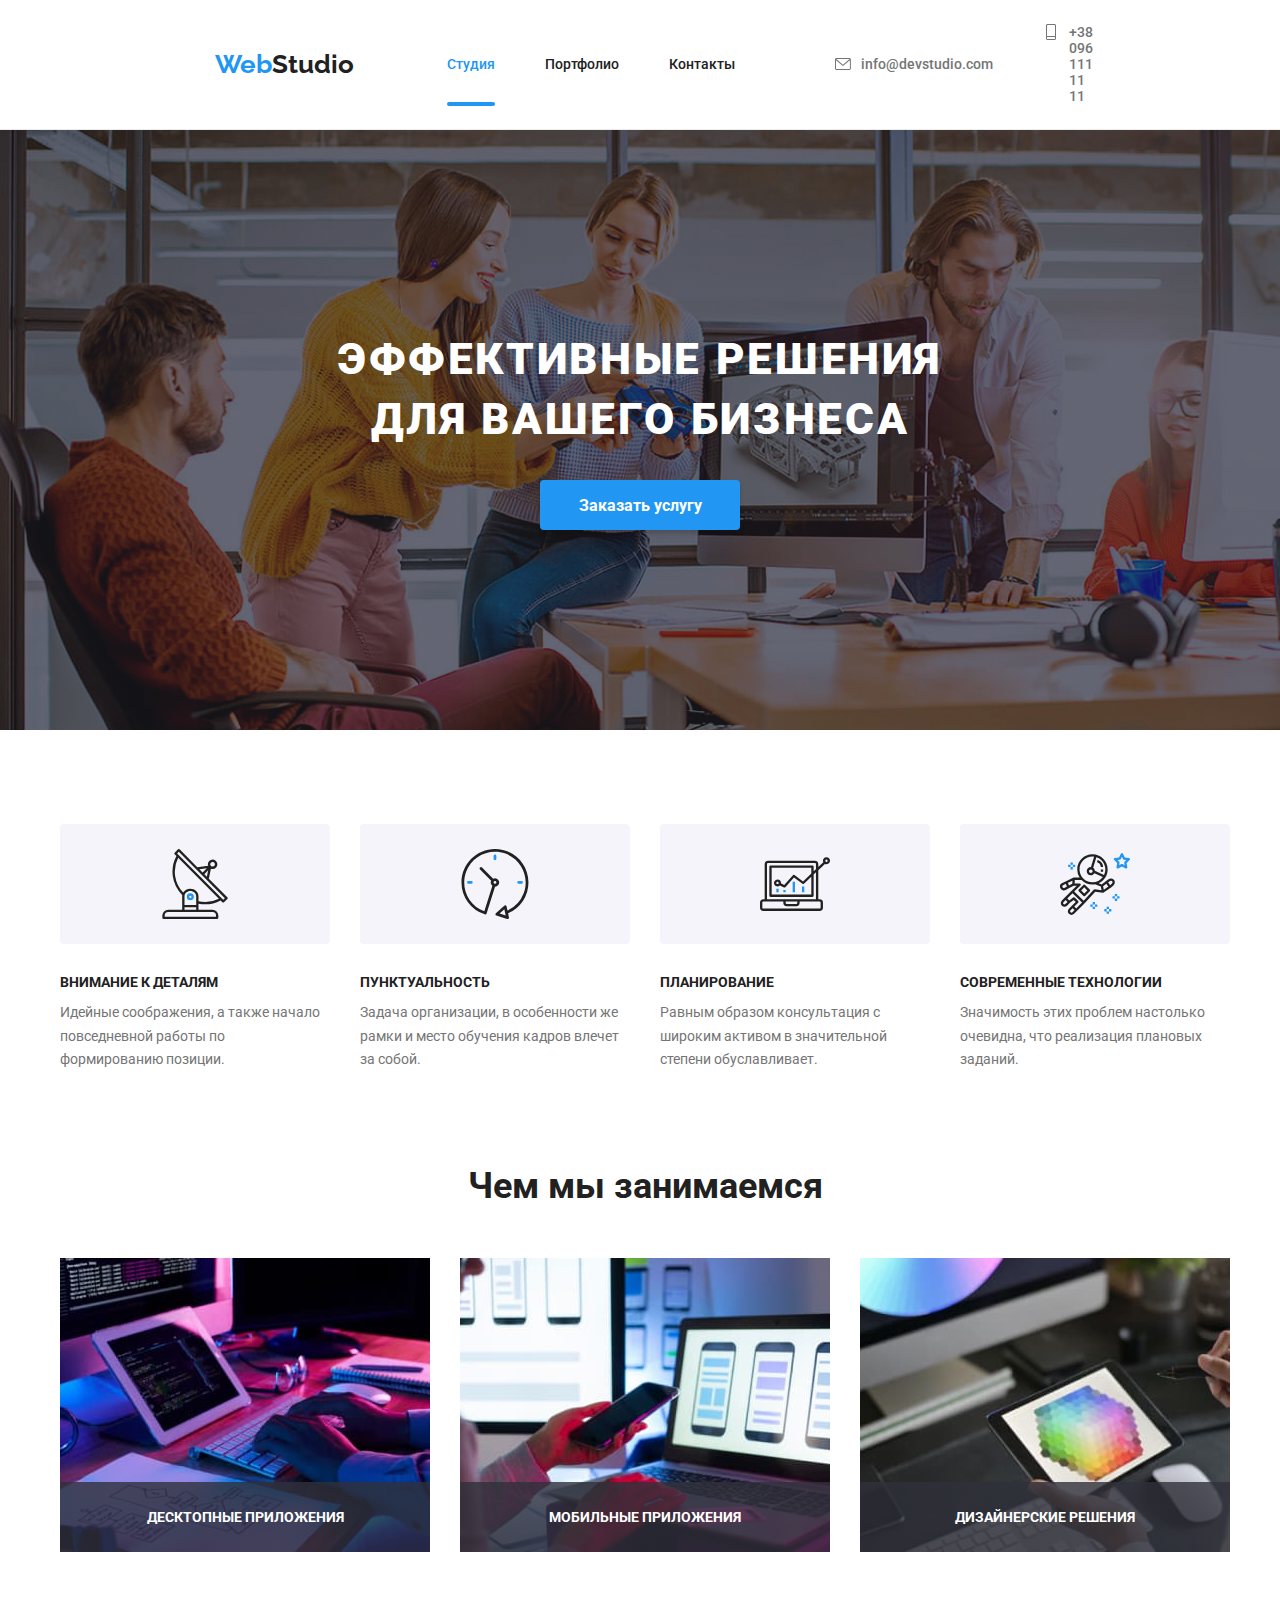
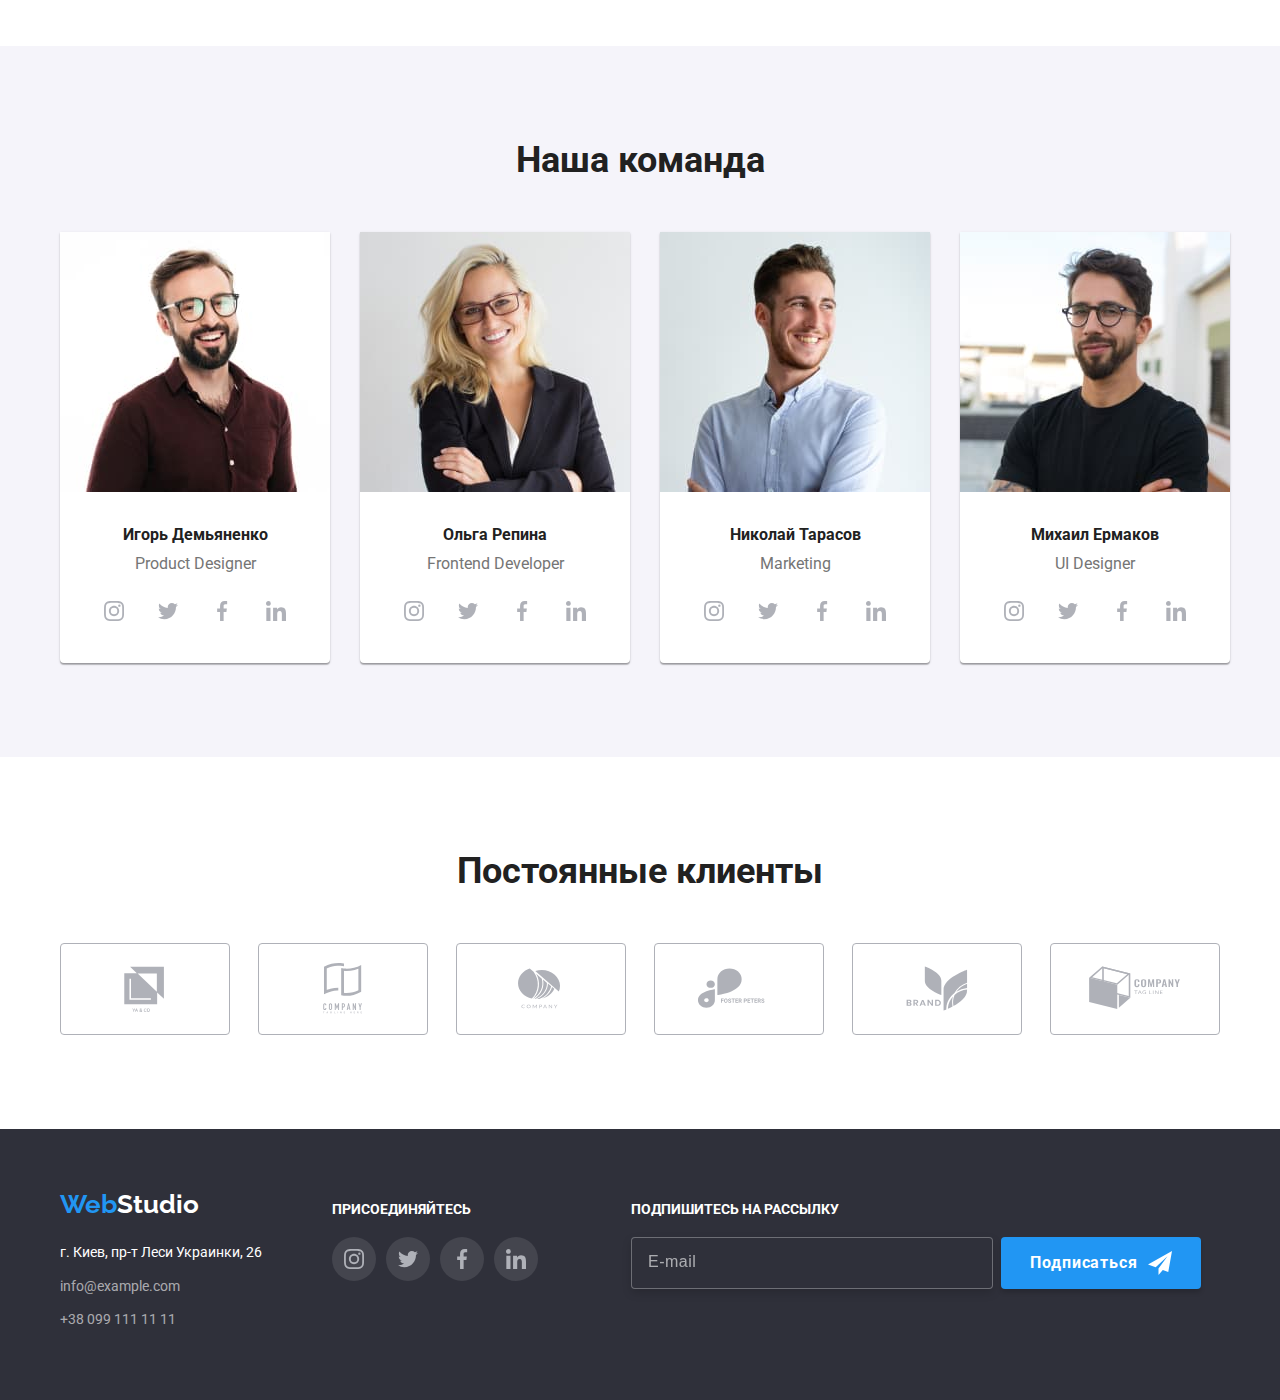
<file: index.html>
<!DOCTYPE html>
<html lang="ru">

<head>
    <meta charset="UTF-8">
    <meta http-equiv="X-UA-Compatible" content="IE=edge">
    <meta name="viewport" content="width=device-width, initial-scale=1.0">
    <title>Студия</title>
    <link rel="preconnect" href="https://fonts.googleapis.com">
    <link rel="preconnect" href="https://fonts.gstatic.com" crossorigin>
    <link
        href="https://fonts.googleapis.com/css2?family=Raleway:wght@700&family=Roboto:wght@400;500;700;900&display=swap"
        rel="stylesheet">
    <link rel="stylesheet" href="./css/styles.css">
</head>

<body>

    <!-- Хедер -->

    <header class="header">
        <div class="header-container container">
            <nav class="nav-menu">
                <a href="./index.html" class="logo">
                    <span>Web</span>Studio</a>
                <ul class="link-list">
                    <li class="link-list-item"><a class="link active" href="./index.html">Студия</a></li>
                    <li class="link-list-item"><a class="link" href="./portfolio.html">Портфолио</a></li>
                    <li class="link-list-item"><a class="link" href="">Контакты</a></li>
                </ul>
            </nav>
            <ul class="list-contact">
                <li class="link-item">
                    <a class="link-contact" href="mailto:info@devstudio.com"> <svg class="contact-img">
                            <use href="./images/icons/contacts.svg#icon-mail"></use>
                        </svg>info@devstudio.com</a>
                </li>
                <li class="link-item">
                    <a class="link-contact" href="tel:+380961111111"> <svg class="contact-img">
                            <use href="./images/icons/contacts.svg#icon-tel"></use>
                        </svg>+38 096 111 11 11</a>
                </li>
            </ul>
        </div>
    </header>
    <main>
        <section class="section-hero">
            <div class="menu-button container">
                <h1 class="menu-button-title">Эффективные решения для вашего бизнеса</h1>
                <button type="button" class="mainbutton" data-modal-open>Заказать услугу</button>
            </div>
        </section>

        <!-- Особености -->

        <section class="section">
            <div class="main-container container">
                <h2 class="none-hide">Особенности</h2>
                <ul class="details">
                    <li class="details-item">
                        <div class="logo-list">
                            <svg class="logo-image">
                                <use href="./images/icons/about-us.svg#icon-antenna"></use>
                            </svg>
                        </div>
                        <h3>Внимание к деталям</h3>
                        <p>Идейные соображения, а также начало повседневной работы по формированию позиции.</p>
                    </li>
                    <li class="details-item">
                        <div class="logo-list">
                            <svg class="logo-image">
                                <use href="./images/icons/about-us.svg#icon-clock"></use>
                            </svg>
                        </div>
                        <h3>Пунктуальность</h3>
                        <p>Задача организации, в особенности же рамки и место обучения кадров влечет за собой.</p>
                    </li>
                    <li class="details-item">
                        <div class="logo-list">
                            <svg class="logo-image">
                                <use href="./images/icons/about-us.svg#icon-diagram"></use>
                            </svg>
                        </div>
                        <h3>Планирование</h3>
                        <p>Равным образом консультация с широким активом в значительной степени обуславливает.</p>
                    </li>
                    <li class="details-item">
                        <div class="logo-list">
                            <svg class="logo-image">
                                <use href="./images/icons/about-us.svg#icon-astronaut"></use>
                            </svg>
                        </div>
                        <h3>Современные технологии</h3>
                        <p>Значимость этих проблем настолько очевидна, что реализация плановых заданий.</p>
                    </li>
                </ul>
            </div>
            <div class="block-work container">
                <h2 class="title-page">Чем мы занимаемся</h2>
                <ul class="list-work">
                    <li class="item-work">
                        <div class="main-work-box">
                            <img src="./images/img1.jpg" alt="Создаем разметку текста" width="370" />
                            <div class="second-work-box">
                                <h3 class="second-work-title">Десктопные приложения</h3>
                            </div>
                        </div>
                    </li>
                    <li class="item-work">
                        <div class="main-work-box">
                            <img src="./images/img2.jpg" alt="Адаптируем для разных платформ" width="370" />
                            <div class="second-work-box">
                                <h3 class="second-work-title">Мобильные приложения</h3>
                            </div>
                        </div>
                    </li>
                    <li class="item-work">
                        <div class="main-work-box">
                            <img src="./images/img3.jpg" alt="Создаем дизайн проэкта" width="370" />
                            <div class="second-work-box">
                                <h3 class="second-work-title">Дизайнерские решения</h3>
                            </div>
                        </div>
                    </li>
                </ul>
            </div>
        </section>

        <!-- Команда -->

        <section class="section team-sect">
            <div class="container">
                <h2 class="title-page">Наша команда</h2>
                <ul class="team-list">
                    <li class="team-item">
                        <img src="./images/img4.jpg" alt="Фото Игорь Демьяненко" width="270">
                        <div class="team-people-box">
                            <h3 class="team-title-name">Игорь Демьяненко</h3>
                            <p class="team-paragraph">Product Designer</p>
                        </div>
                        <ul class="socials">
                            <li class="socials-item">
                                <a href="#" class="socials-link">
                                    <svg class="socials-img">
                                        <use href="./images/icons/socials.svg#icon-inst"></use>
                                    </svg>
                                </a>
                            </li>
                            <li class="socials-item">
                                <a href="#" class="socials-link">
                                    <svg class="socials-img">
                                        <use href="./images/icons/socials.svg#icon-twiter"></use>
                                    </svg>
                                </a>
                            </li>
                            <li class="socials-item">
                                <a href="#" class="socials-link">
                                    <svg class="socials-img">
                                        <use href="./images/icons/socials.svg#icon-fb"></use>
                                    </svg>
                                </a>
                            </li>
                            <li class="socials-item">
                                <a href="#" class="socials-link">
                                    <svg class="socials-img">
                                        <use href="./images/icons/socials.svg#icon-li"></use>
                                    </svg>
                                </a>
                            </li>
                        </ul>
                    </li>
                    <li class="team-item">
                        <img src="./images/img5.jpg" alt="Фото Ольга Репина" width="270">
                        <div class="team-people-box">
                            <h3 class="team-title-name">Ольга Репина</h3>
                            <p class="team-paragraph">Frontend Developer</p>
                        </div>
                        <ul class="socials">
                            <li class="socials-item">
                                <a href="#" class="socials-link">
                                    <svg class="socials-img">
                                        <use href="./images/icons/socials.svg#icon-inst"></use>
                                    </svg>
                                </a>
                            </li>
                            <li class="socials-item">
                                <a href="#" class="socials-link">
                                    <svg class="socials-img">
                                        <use href="./images/icons/socials.svg#icon-twiter"></use>
                                    </svg>
                                </a>
                            </li>
                            <li class="socials-item">
                                <a href="#" class="socials-link">
                                    <svg class="socials-img">
                                        <use href="./images/icons/socials.svg#icon-fb"></use>
                                    </svg>
                                </a>
                            </li>
                            <li class="socials-item">
                                <a href="#" class="socials-link">
                                    <svg class="socials-img">
                                        <use href="./images/icons/socials.svg#icon-li"></use>
                                    </svg>
                                </a>
                            </li>
                        </ul>
                    </li>
                    <li class="team-item">
                        <img src="./images/img6.jpg" alt="Фото Николай Тарасов" width="270">
                        <div class="team-people-box">
                            <h3 class="team-title-name">Николай Тарасов</h3>
                            <p class="team-paragraph">Marketing</p>
                        </div>
                        <ul class="socials">
                            <li class="socials-item">
                                <a href="#" class="socials-link">
                                    <svg class="socials-img">
                                        <use href="./images/icons/socials.svg#icon-inst"></use>
                                    </svg>
                                </a>
                            </li>
                            <li class="socials-item">
                                <a href="#" class="socials-link">
                                    <svg class="socials-img">
                                        <use href="./images/icons/socials.svg#icon-twiter"></use>
                                    </svg>
                                </a>
                            </li>
                            <li class="socials-item">
                                <a href="#" class="socials-link">
                                    <svg class="socials-img">
                                        <use href="./images/icons/socials.svg#icon-fb"></use>
                                    </svg>
                                </a>
                            </li>
                            <li class="socials-item">
                                <a href="#" class="socials-link">
                                    <svg class="socials-img">
                                        <use href="./images/icons/socials.svg#icon-li"></use>
                                    </svg>
                                </a>
                            </li>
                        </ul>
                    </li>
                    <li class="team-item">
                        <img src="./images/img7.jpg" alt="Фото Михаил Ермаков" width="270">
                        <div class="team-people-box">
                            <h3 class="team-title-name">Михаил Ермаков</h3>
                            <p class="team-paragraph">UI Designer</p>
                        </div>
                        <ul class="socials">
                            <li class="socials-item">
                                <a href="#" class="socials-link">
                                    <svg class="socials-img">
                                        <use href="./images/icons/socials.svg#icon-inst"></use>
                                    </svg>
                                </a>
                            </li>
                            <li class="socials-item">
                                <a href="#" class="socials-link">
                                    <svg class="socials-img">
                                        <use href="./images/icons/socials.svg#icon-twiter"></use>
                                    </svg>
                                </a>
                            </li>
                            <li class="socials-item">
                                <a href="#" class="socials-link">
                                    <svg class="socials-img">
                                        <use href="./images/icons/socials.svg#icon-fb"></use>
                                    </svg>
                                </a>
                            </li>
                            <li class="socials-item">
                                <a href="#" class="socials-link">
                                    <svg class="socials-img">
                                        <use href="./images/icons/socials.svg#icon-li"></use>
                                    </svg>
                                </a>
                            </li>
                        </ul>
                    </li>
                </ul>
            </div>
        </section>

        <!-- Лого секция -->
        <section class="section">
            <div class="container container-size">
                <h2 class="title-page">Постоянные клиенты</h2>
                <ul class="icon-list">
                    <li class="icon-item">
                        <svg class="icon-image">
                            <use href="./images/icons/logotips.svg#icon-Logo1"></use>
                        </svg>
                    </li>
                    <li class="icon-item">
                        <svg class="icon-image">
                            <use href="./images/icons/logotips.svg#icon-Logo2"></use>
                        </svg>
                    </li>
                    <li class="icon-item">
                        <svg class="icon-image">
                            <use href="./images/icons/logotips.svg#icon-Logo3"></use>
                        </svg>
                    </li>
                    <li class="icon-item">
                        <svg class="icon-image">
                            <use href="./images/icons/logotips.svg#icon-Logo4"></use>
                        </svg>
                    </li>
                    <li class="icon-item">
                        <svg class="icon-image">
                            <use href="./images/icons/logotips.svg#icon-Logo5"></use>
                        </svg>
                    </li>
                    <li class="icon-item">
                        <svg class="icon-image">
                            <use href="./images/icons/logotips.svg#icon-Logo6"></use>
                        </svg>
                    </li>
                </ul>
            </div>
        </section>
    </main>

    <!-- Футер -->

    <footer class="footer">
        <div class="footer-box container">
            <div class="footer-contacts-box">
                <a href="./index.html" class="logo-footer"><span>Web</span>Studio</a>
                <address>
                    <ul class="contact-list">
                        <li class="contact-item"><a class="address-text" href="">г. Киев, пр-т Леси Украинки, 26</a>
                        </li>
                        <li class="contact-item"><a class="link-footer"
                                href="mailto:info@example.com">info@example.com</a>
                        </li>
                        <li class="contact-item"><a class="link-footer" href="tel:+380991111111">+38 099 111 11 11</a>
                        </li>
                    </ul>
                </address>
            </div>
            <div class="footer-socials-box">
                <h3 class="footer-text">ПРИСОЕДИНЯЙТЕСЬ</h3>
                <ul class="socials-footer">
                    <li class="socials-item">
                        <a href="#" class="socials-link color-change">
                            <svg class="socials-img">
                                <use href="./images/icons/socials.svg#icon-inst"></use>
                            </svg>
                        </a>
                    </li>
                    <li class="socials-item">
                        <a href="#" class="socials-link color-change">
                            <svg class="socials-img">
                                <use href="./images/icons/socials.svg#icon-twiter"></use>
                            </svg>
                        </a>
                    </li>
                    <li class="socials-item">
                        <a href="#" class="socials-link color-change">
                            <svg class="socials-img">
                                <use href="./images/icons/socials.svg#icon-fb"></use>
                            </svg>
                        </a>
                    </li>
                    <li class="socials-item">
                        <a href="#" class="socials-link color-change">
                            <svg class="socials-img">
                                <use href="./images/icons/socials.svg#icon-li"></use>
                            </svg>
                        </a>
                    </li>
                </ul>
            </div>
            <div class="footer-email-box">
                <h3 class="footer-text">ПОДПИШИТЕСЬ НА РАССЫЛКУ</h3>
                
                <label class="footer-label-email" for="footer-form-email"></label>
                <input class="footer-input-email" name="footer-form-email" id="footer-form-email" type="email" placeholder="E-mail">

                <button class="footer-email-btn" type="submit">Подписаться
                    <span class="footer-icon-box">
                        <svg class="footer-email-icon">
                            <use href="./images/icons/icon-telegram.svg#icon-telegram"></use>
                        </svg>
                    </span>
                </button>

            </div> 
        </div>
    </footer>

<!-- Модальное окно -->


    <div class="backdrop is-hidden" data-modal>
        <div class="modal">
            <div class="container form-container">
                <form class="modal-form">
                    <p class="modal-form-title">Оставьте свои данные, мы вам перезвоним</p>
                    
                    
                    <label class="modal-label" for="form-name">Имя</label>
                    <div class="modal-form-input-box">
                        <input
                        class="modal-form-input"
                         type="text"
                         name="form-name"
                         id="form-name">
                        <span class="modal-input-item">
                            <svg  class="modal-input-icon">
                           <use href="./images/icons/form-icons.svg#icon-name"></use></svg></span>
                        </div>


                     <label class="modal-label" for="form-tel">Телефон</label>
                    <div class="modal-form-input-box">
                        <input
                        class="modal-form-input"
                         type="tel"
                         name="form-tel"
                         id="form-tel">
                        <span class="modal-input-item">
                        <svg class="modal-input-icon">
                            <use href="./images/icons/form-icons.svg#icon-tel"></use></svg></span>
                        </div>

                    <label class="modal-label" for="form-email">Почта</label>
                    <div class="modal-form-input-box">
                        <input
                        class="modal-form-input"
                         type="email"
                         name="form-email"
                         id="form-email">
                        <span class="modal-input-item">
                        <svg class="modal-input-icon">
                            <use href="./images/icons/form-icons.svg#icon-mail"></use></svg></span>
                    </div>

                     <label class="modal-label" for="form-textarea">Комментарий</label>
                    <textarea
                    class="modal-form-input modal-form-textarea" 
                    name="form-textarea-message"
                    id="form-textarea"
                    placeholder="Введите текст"
                    cols="30" 
                    rows="10"></textarea>

                    <label class="form-checkbox-label" for="form-checkbox">
                    <input 
                    class="form-checkbox-input" 
                    type="checkbox" 
                    name="checkbox" 
                    id="form-checkbox">
                    <span class="form-checkbox-checkmark">
                        <svg  class="form-checkbox-icon">
                        <use href="./images/icons/form-icons.svg#icon-check"></use></svg>
                    </span>
                    Соглашаюсь с рассылкой и принимаю
                    <a class="form-checkbox-link" href="">Условия договора</a>
                    </label>

                    <button class="modal-btn" type="submit">Отправить</button>


                </form>
            </div>
            <div class="modal-close" data-modal-close>
            </div>
        </div>
    </div>
    <script src="./js/modal.js"></script>
</body>

</html>
</file>
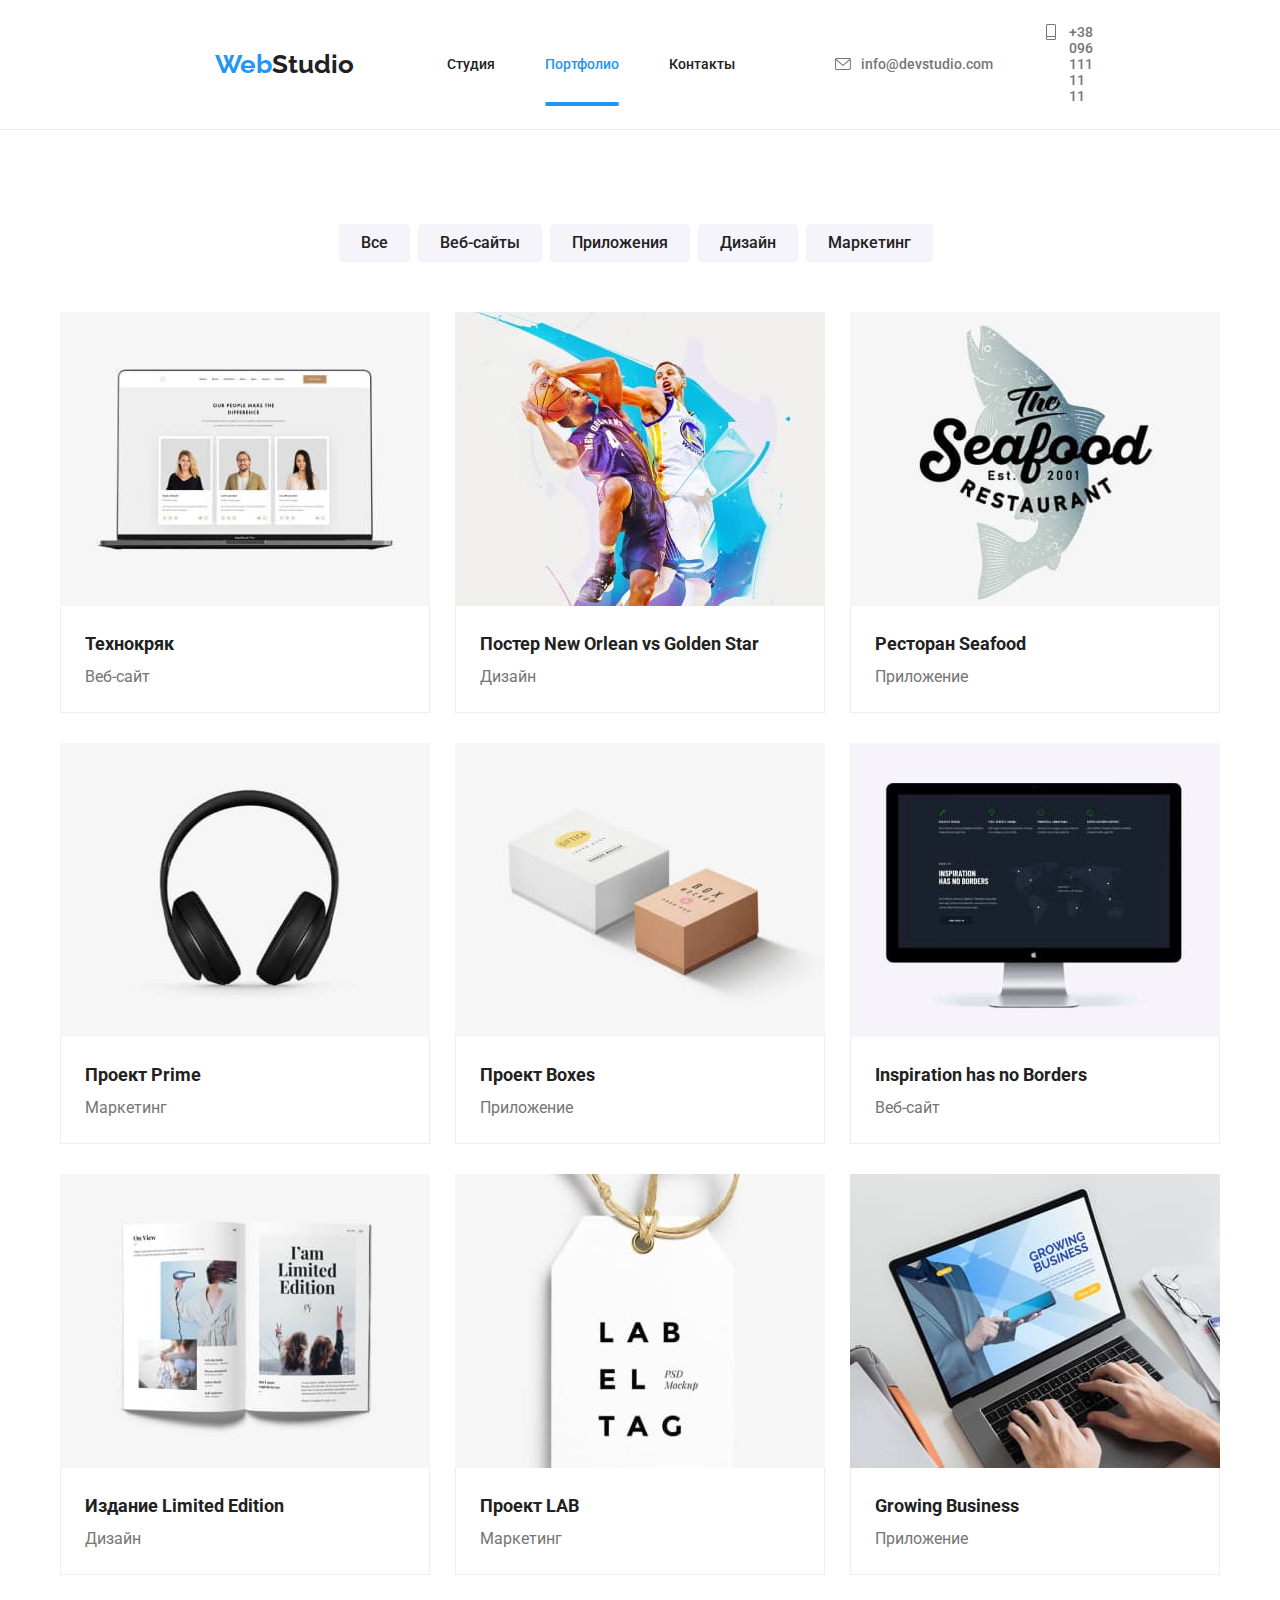
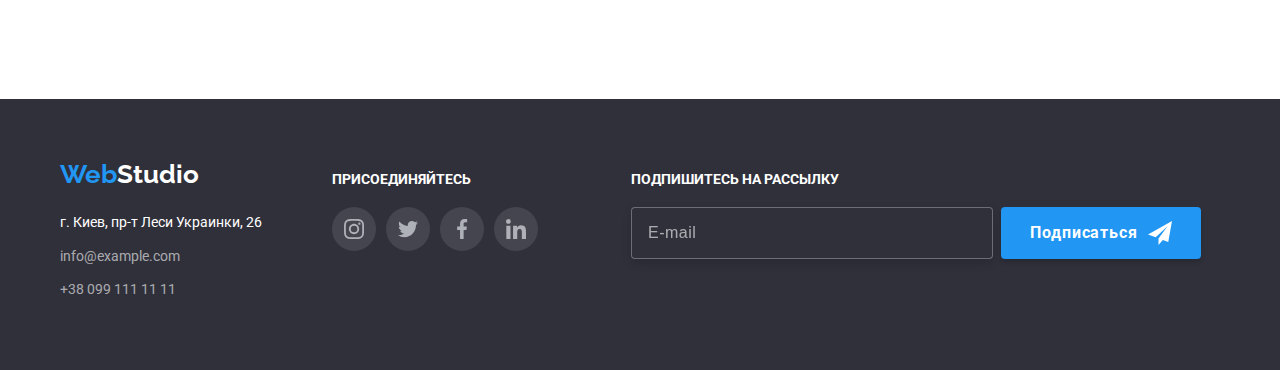
<file: portfolio.html>
<!DOCTYPE html>
<html lang="ru">

<head>
    <meta charset="UTF-8">
    <meta http-equiv="X-UA-Compatible" content="IE=edge">
    <meta name="viewport" content="width=device-width, initial-scale=1.0">
    <title>Портфолио</title>
    <link rel="preconnect" href="https://fonts.googleapis.com">
    <link rel="preconnect" href="https://fonts.gstatic.com" crossorigin>
    <link
        href="https://fonts.googleapis.com/css2?family=Raleway:wght@700&family=Roboto:wght@400;500;700;900&display=swap"
        rel="stylesheet">
    <link rel="stylesheet" href="./css/styles.css">
</head>

<body>

    <!-- Хедер -->

    <header class="header">
        <div class="header-container container">
            <nav class="nav-menu">
                <a href="./index.html" class="logo">
                    <span>Web</span>Studio</a>
                <ul class="link-list">
                    <li class="link-list-item"><a class="link" href="./index.html">Студия</a></li>
                    <li class="link-list-item"><a class="link active" href="./portfolio.html">Портфолио</a></li>
                    <li class="link-list-item"><a class="link" href="">Контакты</a></li>
                </ul>
            </nav>
            <ul class="list-contact">
                <li class="link-item">
                    <a class="link-contact" href="mailto:info@devstudio.com"> <svg class="contact-img">
                            <use href="./images/icons/contacts.svg#icon-mail"></use>
                        </svg>info@devstudio.com</a>
                </li>
                <li class="link-item">
                    <a class="link-contact" href="tel:+380961111111"> <svg class="contact-img">
                            <use href="./images/icons/contacts.svg#icon-tel"></use>
                        </svg>+38 096 111 11 11</a>
                </li>
            </ul>
        </div>
    </header>

    <!-- Кнопки, первая секция -->
    <main>
        <section class="section">
            <div class="container container-size">
                <h1 class="page-title">Портфолио</h1>
                <ul class="page-button">
                    <li>
                        <button type="button">Все</button>
                    </li>
                    <li>
                        <button type="button">Веб-сайты</button>
                    </li>
                    <li>
                        <button type="button">Приложения</button>
                    </li>
                    <li>
                        <button type="button">Дизайн</button>
                    </li>
                    <li>
                        <button type="button">Маркетинг</button>
                    </li>
                </ul>
                <div class="container">
                    <ul class="image-list">
                        <li class="image-item-li">
                            <div class="main-image-box">
                                <img src="./images/img11.jpg" alt="Веб-сайт" width="370">
                                <div class="second-image-box">
                                    <p class="second-image-p">Ресурс предлагает комплексные предложения с разным уровнем функционала и сервисов. Все это позволит посетителю получить исчерпывающие сведения о компании или частном лице.</p>
                                </div>
                            </div>
                            <div class="image-item">
                                <h3 class="image-item-title">Технокряк</h3>
                                <p class="image-item-p">Веб-сайт</p>
                            </div>
                        </li>


                        <li class="image-item-li">
                            <div class="main-image-box">
                                <img src="./images/img12.jpg" alt="Дизайн" width="370">
                                <div class="second-image-box">
                                    <p class="second-image-p">Ресурс предлагает комплексные предложения с разным уровнем функционала и сервисов. Все это позволит посетителю получить исчерпывающие сведения о компании или частном лице.</p>
                                </div>
                            </div>
                            <div class="image-item">
                                <h3 class="image-item-title">Постер New Orlean vs Golden Star</h3>
                                <p class="image-item-p">Дизайн</p>
                            </div>
                        </li>

                        <li class="image-item-li">
                            <div class="main-image-box">
                                <img src="./images/img13.jpg" alt="Приложение" width="370">
                                <div class="second-image-box">
                                    <p class="second-image-p">Ресурс предлагает комплексные предложения с разным уровнем функционала и сервисов. Все это позволит посетителю получить исчерпывающие сведения о компании или частном лице.</p>
                                </div>
                            </div>
                            <div class="image-item">
                                <h3 class="image-item-title">Ресторан Seafood</h3>
                                <p class="image-item-p">Приложение</p>
                            </div>
                        </li>

                        <li class="image-item-li">
                            <div class="main-image-box">
                                <img src="./images/img14.jpg" alt="Маркетинг" width="370">
                                <div class="second-image-box">
                                    <p class="second-image-p">Ресурс предлагает комплексные предложения с разным уровнем функционала и сервисов. Все это позволит посетителю получить исчерпывающие сведения о компании или частном лице.</p>
                                </div>
                            </div>
                            <div class="image-item">
                                <h3 class="image-item-title">Проект Prime</h3>
                                <p class="image-item-p">Маркетинг</p>
                            </div>
                        </li>

                        <li class="image-item-li">
                            <div class="main-image-box">
                                <img src="./images/img15.jpg" alt="Приложение" width="370">
                                <div class="second-image-box">
                                    <p class="second-image-p">Ресурс предлагает комплексные предложения с разным уровнем функционала и сервисов. Все это позволит посетителю получить исчерпывающие сведения о компании или частном лице.</p>
                                </div>
                            </div>
                            <div class="image-item">
                                <h3 class="image-item-title">Проект Boxes</h3>
                                <p class="image-item-p">Приложение</p>
                            </div>
                        </li>

                        <li class="image-item-li">
                            <div class="main-image-box">
                                <img src="./images/img16.jpg" alt="Веб-сайт" width="370">
                                <div class="second-image-box">
                                    <p class="second-image-p">Ресурс предлагает комплексные предложения с разным уровнем функционала и сервисов. Все это позволит посетителю получить исчерпывающие сведения о компании или частном лице.</p>
                                </div>
                            </div>
                            <div class="image-item">
                                <h3 class="image-item-title">Inspiration has no Borders</h3>
                                <p class="image-item-p">Веб-сайт</p>
                            </div>
                        </li>

                        <li class="image-item-li">
                            <div class="main-image-box">
                                <img src="./images/img17.jpg" alt="Дизайн" width="370">
                                <div class="second-image-box">
                                    <p class="second-image-p">Ресурс предлагает комплексные предложения с разным уровнем функционала и сервисов. Все это позволит посетителю получить исчерпывающие сведения о компании или частном лице.</p>
                                </div>
                            </div>
                            <div class="image-item">
                                <h3 class="image-item-title">Издание Limited Edition</h3>
                                <p class="image-item-p">Дизайн</p>
                            </div>
                        </li>

                        <li class="image-item-li">
                            <div class="main-image-box">
                                <img src="./images/img18.jpg" alt="Проект LAB" width="370">
                                <div class="second-image-box">
                                    <p class="second-image-p">Ресурс предлагает комплексные предложения с разным уровнем функционала и сервисов. Все это позволит посетителю получить исчерпывающие сведения о компании или частном лице.</p>
                                </div>
                            </div>
                            <div class="image-item">
                                <h3 class="image-item-title">Проект LAB</h3>
                                <p class="image-item-p">Маркетинг</p>
                            </div>
                        </li>

                        <li class="image-item-li">
                            <div class="main-image-box">
                                <img src="./images/img19.jpg" alt="Приложение" width="370">
                                <div class="second-image-box">
                                    <p class="second-image-p">Ресурс предлагает комплексные предложения с разным уровнем функционала и сервисов. Все это позволит посетителю получить исчерпывающие сведения о компании или частном лице.</p>
                                </div>
                            </div>
                            <div class="image-item">
                                <h3 class="image-item-title">Growing Business</h3>
                                <p class="image-item-p">Приложение</p>
                            </div>
                        </li>
                    </ul>
                </div>
            </div>
        </section>
    </main>

    <!-- Футер -->

    <footer class="footer">
        <div class="footer-box container">
            <div class="footer-contacts-box">
                <a href="./index.html" class="logo-footer"><span>Web</span>Studio</a>
                <address>
                    <ul class="contact-list">
                        <li class="contact-item"><a class="address-text" href="">г. Киев, пр-т Леси Украинки, 26</a>
                        </li>
                        <li class="contact-item"><a class="link-footer"
                                href="mailto:info@example.com">info@example.com</a>
                        </li>
                        <li class="contact-item"><a class="link-footer" href="tel:+380991111111">+38 099 111 11 11</a>
                        </li>
                    </ul>
                </address>
            </div>
            <div class="footer-socials-box">
                <h3 class="footer-text">ПРИСОЕДИНЯЙТЕСЬ</h3>
                <ul class="socials-footer">
                    <li class="socials-item">
                        <a href="#" class="socials-link color-change">
                            <svg class="socials-img">
                                <use href="./images/icons/socials.svg#icon-inst"></use>
                            </svg>
                        </a>
                    </li>
                    <li class="socials-item">
                        <a href="#" class="socials-link color-change">
                            <svg class="socials-img">
                                <use href="./images/icons/socials.svg#icon-twiter"></use>
                            </svg>
                        </a>
                    </li>
                    <li class="socials-item">
                        <a href="#" class="socials-link color-change">
                            <svg class="socials-img">
                                <use href="./images/icons/socials.svg#icon-fb"></use>
                            </svg>
                        </a>
                    </li>
                    <li class="socials-item">
                        <a href="#" class="socials-link color-change">
                            <svg class="socials-img">
                                <use href="./images/icons/socials.svg#icon-li"></use>
                            </svg>
                        </a>
                    </li>
                </ul>
            </div>
            <div class="footer-email-box">
                <h3 class="footer-text">ПОДПИШИТЕСЬ НА РАССЫЛКУ</h3>
                
                <label class="footer-label-email" for="footer-form-email"></label>
                <input class="footer-input-email" name="footer-form-email" id="footer-form-email" type="email" placeholder="E-mail">

                <button class="footer-email-btn" type="submit">Подписаться
                    <span class="footer-icon-box">
                        <svg class="footer-email-icon">
                            <use href="./images/icons/icon-telegram.svg#icon-telegram"></use>
                        </svg>
                    </span>
                </button>

            </div> 
        </div>
    </footer>
</body>

</html>
</file>
<file: css/styles.css>
/* База */

body {
    background-color: var(--brandColor);
    font-family: 'Roboto', sans-serif;
    font-weight: 500;
    font-size: 14px;
    line-height: 1.15;
    color: #212121;
}

* {
    margin: 0;
    padding: 0;
    list-style: none;
    text-decoration: none;
}

:root {
    --brandColor: #ffffff;
    --brandcolorone: #757575;
    --brandcolortwo: #2196f3;
}

.container {
    max-width: 1170px;
    margin: 0 auto;
}

.section {
    padding: 94px 60px;
}

/* Хедер */

.header {
    padding: 24px 215px 25px 215px;
    border-bottom: 1px solid #ECECEC;
}

.header-container {
    display: flex;
    align-items: center;
    justify-content: space-between;
}

.nav-menu {
    display: flex;
    align-items: center;

}

.link-list {
    display: flex;
    margin-left: 93px;
}

.contact-img {
    max-width: 16px;
    max-height: 16px;
    fill: var(--brandcolorone);
    margin-right: 10px;
    transition: 250ms cubic-bezier(0.4, 0, 0.2, 1);
}

.link {
    color: #212121;
    align-items: center;
    transition: 250ms cubic-bezier(0.4, 0, 0.2, 1);
}

.link-list-item {
    margin-right: 50px;
    position: relative;
}

.link:hover::after {
    content: '';
    position: absolute;
    bottom: -34px;
    left: 0;
    width: 100%;
    height: 4px;
    background: #2196F3;
    border-radius: 2px;
}

.active::after {
    content: '';
    position: absolute;
    bottom: -34px;
    left: 0;
    width: 100%;
    height: 4px;
    background: #2196F3;
    border-radius: 2px;
    transition: 250ms cubic-bezier(0.4, 0, 0.2, 1);
}

.active:hover,
.active:focus {
    color: var(--brandcolortwo);
}

.active {
    text-decoration: none;
    color: var(--brandcolortwo);
    transition: 250ms cubic-bezier(0.4, 0, 0.2, 1);
}

.link:hover,
.link:focus {
    color: var(--brandcolortwo);
}

.list-contact {
    display: flex;
    align-items: center;
    transition: 250ms cubic-bezier(0.4, 0, 0.2, 1);
}

.link-contact {
    display: flex;
    color: var(--brandcolorone);
    transition: 250ms cubic-bezier(0.4, 0, 0.2, 1);
}

.link-item {
    margin-left: 50px;
    display: flex;
}

.link-contact:hover,
.link-contact:focus {
    color: var(--brandcolortwo);
}

.link-contact:hover .contact-img {
    fill: var(--brandcolortwo);
}

.logo {
    font-family: 'Raleway', sans-serif;
    font-style: normal;
    font-weight: bold;
    font-size: 26px;
    line-height: 1.20;
    color: #212121;
    text-decoration: none;
}

.logo>span {
    color: var(--brandcolortwo);
    text-decoration: none;
}

/* Секция 1 */

.section-hero {
    background: linear-gradient(rgba(47, 48, 58, 0.4), rgba(47, 48, 58, 0.4)), url(../images/hero-image.jpg);
    padding: 200px 200px;
    background-repeat: no-repeat;
    background-size: cover;
    max-width: 1600px;
}

.menu-button {
    display: flex;
    flex-direction: column;
    align-items: center;

}

.menu-button-title {
    font-weight: 900;
    font-size: 44px;
    line-height: 1.36;
    color: var(--brandColor);
    text-align: center;
    letter-spacing: 0.06em;
    text-transform: uppercase;
    width: 696px;
    height: 120px;
}

.mainbutton {
    margin-top: 30px;
    width: 200px;
    height: 50px;
    font-family: inherit;
    font-weight: bold;
    font-size: 16px;
    line-height: 1.87;
    color: var(--brandColor);
    background-color: var(--brandcolortwo);
    cursor: pointer;
    text-align: center;
    box-shadow: 0px 4px 4px rgba(0, 0, 0, 0.15);
    border-radius: 4px;
    border: none;

}

/* Особенности */

.main-container {
    display: flex;
}

.none-hide {
    display: none;
}

.logo-list {
    width: 270px;
    height: 120px;
    background: #F5F4FA;
    border-radius: 4px;
    margin-bottom: 30px;
}

.logo-image {
    max-width: 70px;
    max-height: 70px;
    padding: 25px 100px;
}

.details {
    display: flex;
}

.details-item>h3 {
    margin-bottom: 10px;
}

.details-item {
    margin-right: 30px;
}

.main-container h3 {
    font-weight: 700;
    font-size: 14px;
    line-height: 1.15;
    text-transform: uppercase;
}

.main-container p {
    font-weight: 400;
    font-size: 14px;
    line-height: 1.71;
    color: var(--brandcolorone);
}

/* Чем мы занимаемся */

.block-work {
    margin-top: 94px;
    width: 1170px;
}

.title-page {
    font-weight: 700;
    font-size: 36px;
    line-height: 1.16;
    text-align: center;
    margin-bottom: 50px;
}

.list-work {
    display: flex;
    justify-content: space-between;
}

.main-work-box {
    position: relative;
    height: 294px;
}

.second-work-box {
    position: absolute;
    height: 70px;
    width: 100%;
    bottom: 0;
    background: linear-gradient(rgba(47, 48, 58, 0.8), rgba(47, 48, 58, 0.8));
}

.second-work-title {
    padding: 27px 0;
    font-weight: 700;
    font-size: 14px;
    line-height: 16px;
    text-align: center;
    text-transform: uppercase;
    color: var(--brandColor);
}

/* Команда */

.section.team-sect {
    background-color: #F5F4FA;
}

.team-list {
    display: flex;
    justify-content: space-between;
    width: 1170px;
}

.team-people-box {
    padding: 30px 60px 0 60px;
}

.team-title-name {
    font-size: 16px;
    line-height: 1.19;
    text-align: center;
    margin-bottom: 10px;
}

.team-paragraph {
    font-weight: 400;
    font-size: 16px;
    line-height: 1.19;
    color: var(--brandcolorone);
    text-align: center;
}

.team-item {
    background-color: var(--brandColor);
    box-shadow: 0px 1px 3px rgba(0, 0, 0, 0.12), 0px 1px 1px rgba(0, 0, 0, 0.14), 0px 2px 1px rgba(0, 0, 0, 0.2);
    border-radius: 0px 0px 4px 4px;
}

.socials {
    display: flex;
    justify-content: space-between;
    padding: 16px 32px 30px 32px;
}

.socials-link {
    display: flex;
    border-radius: 50%;
    text-align: center;
    width: 44px;
    height: 44px;
    justify-content: center;
    align-items: center;
    transition: 250ms cubic-bezier(0.4, 0, 0.2, 1);
}

.socials-link:hover {
    background-color: #2196F3;
}

.socials-link:hover .socials-img {
    fill: #fff;
}

.socials-img {
    height: 20px;
    width: 20px;
    fill: #AFB1B8;
    transition: 250ms cubic-bezier(0.4, 0, 0.2, 1);
}

/* Секция иконок */

.icon-list {
    display: flex;
    justify-content: space-between;
}

.icon-item {
    display: flex;
    width: 170px;
    height: 92px;
    border: 1px solid #AFB1B8;
    box-sizing: border-box;
    border-radius: 4px;
    cursor: pointer;
    transition: 250ms cubic-bezier(0.4, 0, 0.2, 1);
}

.icon-image {
    padding: 16px 32px;
    fill: rgba(175, 177, 184, 1);
}

.icon-item:hover .icon-image {
    fill: var(--brandcolortwo);
}

.icon-item:hover {
    border-color: var(--brandcolortwo);
}

/* Футер */
.footer {
    padding: 60px 60px;
    background-color: #2F303A;
}

.footer-box {
    display: flex;
}

.contact-list {
    margin-top: 20px;
    font-weight: 400;
    font-style: normal;
    font-size: 14px;
    line-height: 1.72;
    color: var(--brandColor);
}

.link-footer {
    font-size: 14px;
    line-height: 1.72;
    text-decoration: none;
    color: rgba(255, 255, 255, 0.6);
    transition: 250ms cubic-bezier(0.4, 0, 0.2, 1);
}

.link-footer:hover,
.link-footer:focus {
    color: var(--brandcolortwo);
}

.logo-footer {
    font-family: 'Raleway', sans-serif;
    font-style: normal;
    font-weight: bold;
    font-size: 26px;
    line-height: 1.20;
    color: var(--brandColor);

}

.logo-footer>span {
    color: var(--brandcolortwo);
    text-decoration: none;
}

.address-text {
    font-style: normal;
    font-weight: 400;
    font-size: 14px;
    line-height: 1.71;
    color: var(--brandColor);
    text-decoration: none;
}

.contact-item {
    margin-bottom: 9px;
}

.footer-socials-box {
    display: flex;
    flex-wrap: wrap;
    flex-direction: column;
    margin-left: 70px;
    margin-top: 12px;
    width: 206px;
}

.footer-text {
    font-size: 14px;
    font-weight: 700;
    color: rgba(255, 255, 255, 1);
    margin-bottom: 20px;
}

.socials-footer {
    display: flex;
    justify-content: space-between;
}

.color-change {
    background-color: rgba(255, 255, 255, 0.1);
}

.footer-email-box {
    width: 570px;
    position: relative;
    margin-left: 93px;
    margin-top: 12px;
    
}

.footer-input-email {
    position: absolute;
    left: 0;
    width: 362px;
    height: calc(50px + 2px);
    padding-left: 16px;
    cursor: pointer;

    border: 1px solid rgba(255, 255, 255, 0.3);
    box-sizing: border-box;
    filter: drop-shadow(0px 4px 4px rgba(0, 0, 0, 0.15));
    border-radius: 4px;
    background-color: #2F303A;
    color: var(--brandColor);
}
.footer-icon-box {
    width: 24px;
    height: 24px;
    margin-left: 10px;
}
.footer-email-icon {
    width: 24px;
    height: 24px;
}
.footer-input-email::placeholder {
    display: flex;
    align-items: center;
    font-weight: 400;
    font-size: 16px;
    line-height: 20px;
    letter-spacing: 0.03em;
    color: rgba(255, 255, 255, 0.6);
}
.footer-input-email:focus-within {
    outline: 2px solid var(--brandcolortwo);
}

.footer-email-btn {
    position: absolute;
    display: flex;
    justify-content: center;
    align-items: center;
    right: 0;
    padding: 10px 28px;
    width: 200px;
    height: calc(50px + 2px);
    background: #2196F3;
    box-shadow: 0px 4px 4px rgba(0, 0, 0, 0.15);
    border-radius: 4px;
    border: none;
    cursor: pointer;

    font-family: 'Roboto', sans-serif;
    font-weight: 700;
    font-size: 16px;
    line-height: 30px;
    text-align: center;
    letter-spacing: 0.06em;
    color: #ffffff;
}

/* Страница: Портфолио */

/* Кнопки */

.page-title {
    display: none;
}

.page-button {
    display: flex;
    margin-bottom: 50px;
    justify-content: center;
}

.page-button button {
    padding: 6px 22px;
    margin-right: 8px;
    font-family: inherit;
    font-weight: 500;
    font-size: 16px;
    line-height: 1.62;
    cursor: pointer;
    color: #212121;
    background-color: #F5F4FA;
    border-radius: 4px;
    border: none;
    transition: 250ms cubic-bezier(0.4, 0, 0.2, 1);
}

.page-button button:hover,
.page-button button:focus {
    color: var(--brandColor);
    background-color: var(--brandcolortwo);
    box-shadow: 0px 3px 1px rgba(0, 0, 0, 0.1), 0px 1px 2px rgba(0, 0, 0, 0.08), 0px 2px 2px rgba(0, 0, 0, 0.12);
}


/* Картинки */


.image-list {
    display: flex;
    flex-wrap: wrap;
    justify-content: space-between;
}

.image-item-title {
    font-weight: 700;
    font-size: 18px;
    line-height: 2;
}

.image-item-p {
    font-weight: 400;
    font-size: 16px;
    line-height: 1.87;
    color: var(--brandcolorone);
}

.image-item {
    padding: 20px 24px;
    box-sizing: border-box;
    border: 1px solid #EEEEEE;
    border-top: none;
    border-top-width: 110px;
}

.image-item-li {
    margin-bottom: 30px;
    transition: 250ms cubic-bezier(0.4, 0, 0.2, 1);
}

.main-image-box {
    position: relative;
    overflow: hidden;
    height: 294px;
}

.image-item-li:hover {
    box-shadow: 0px 1px 1px rgba(0, 0, 0, 0.12), 0px 4px 4px rgba(0, 0, 0, 0.06), 1px 4px 6px rgba(0, 0, 0, 0.16);
}

.second-image-box {
    position: absolute;
    top: 0;
    transform: translateY(100%);
    color: var(--brandColor);
    transition: 250ms cubic-bezier(0.4, 0, 0.2, 1);
    background: linear-gradient(rgba(33, 150, 243, 0.9), rgba(33, 150, 243, 0.9));
}

.second-image-p {
    font-weight: 400;
    font-size: 18px;
    line-height: 28px;
    padding: 63px 24px;
    text-align: center;
}

.image-item-li:hover .second-image-box {
    top: 0;
    transform: translateY(0%);
}

/* Бекдроп */

.backdrop.is-hidden {
    display: none;
    visibility: hidden;
    opacity: 0;
    pointer-events: none;
}

.backdrop {
    display: flex;
    justify-content: center;
    align-items: center;
    position: fixed;
    width: 100vw;
    height: 100%;
    top: 0;
    left: 0;
    opacity: 1;
    visibility: visible;

    background: linear-gradient(rgba(0, 0, 0, 0.2), rgba(0, 0, 0, 0.2));
}

/* Модальное окно */

.modal {
    position: relative;
    opacity: 1;
    animation-name: modal;
    animation-duration: 0.5s;

    background: #FFFFFF;
    box-shadow: 0px 1px 3px rgba(0, 0, 0, 0.12), 0px 1px 1px rgba(0, 0, 0, 0.14), 0px 2px 1px rgba(0, 0, 0, 0.2);
    border-radius: 4px;
}

@keyframes modal {
    0% {
        transform: scale(0);
    }

    100% {
        transform: scale(1);
    }
}

.modal-close {
    position: absolute;
    width: 30px;
    height: 30px;
    border-radius: 50%;
    top: 8px;
    right: 8px;
    cursor: pointer;
    transition: 250ms cubic-bezier(0.4, 0, 0.2, 1);


    background: #FFFFFF;
    border: 1px solid rgba(0, 0, 0, 0.1);
    box-sizing: border-box;
}

.modal-close::before,
.modal-close::after {
    content: '';
    position: absolute;
    top: 50%;
    left: 50%;
    width: 15px;
    height: 1.5px;
    background-color: black;
    transition: 250ms cubic-bezier(0.4, 0, 0.2, 1);
}

.modal-close::after {
    transform: translate(-50%, -50%) rotate(45deg);
}

.modal-close::before {
    transform: translate(-50%, -50%) rotate(-45deg);
}

.modal-close:hover::after,
.modal-close:hover::before {
    background-color: var(--brandcolortwo);
}

/* Модальное окною. Форма */

.form-container {
    display: flex;
    justify-content: center;
    align-items: center;
    padding: 40px;
}

.modal-form {
    display: flex;
    flex-direction: column;
    max-width: 450px;
}

/* Формы заполнения */

.modal-form-title {
    font-weight: 700;
    font-size: 20px;
    line-height: 23px;
    text-align: center;
    margin-bottom: 12px;
    letter-spacing: 0.03em;
    color: #212121;
}

.modal-form-input-box {
    position: relative;
    height: 42px;
    cursor: pointer;
}

.modal-input-item {
    position: absolute;
    margin: 14px 15px;
    left: 0;
    transition: 250ms cubic-bezier(0.4, 0, 0.2, 1);
}

.modal-input-icon {
    width: 12px;
    height: 12px;
    transition: 250ms cubic-bezier(0.4, 0, 0.2, 1);
}

.modal-label {
    font-weight: 400;
    font-size: 12px;
    line-height: 14px;
    letter-spacing: 0.01em;
    color: var(--brandcolorone);
    margin-bottom: 4px;
    margin-top: 10px;
}

.modal-form-input {
    border: none;
    padding-left: 42px;
    height: 40px;
    width: 100%;
    border: 1px solid rgba(33, 33, 33, 0.2);
    box-sizing: border-box;
    cursor: pointer;
    border-radius: 4px;
    transition: 250ms cubic-bezier(0.4, 0, 0.2, 1);
}

.modal-form-input:focus-visible {
    outline: 2px solid var(--brandcolortwo);
}

.modal-form-input:focus-visible~.modal-input-item>.modal-input-icon {
    fill: var(--brandcolortwo);
}


/* Коментарии */

.modal-form-textarea {
    height: 120px;
    padding: 12px 16px;
}

.modal-form-textarea::placeholder {
    font-family: 'Roboto', sans-serif;
    font-weight: 400;
    font-size: 14px;
    line-height: 16px;
}

/* Чекбокс */

.form-checkbox-label {
    position: relative;
    align-self: center;
    font-weight: 400;
    font-size: 14px;
    line-height: 24px;
    letter-spacing: 0.03em;
    margin-top: 20px;
    margin-bottom: 30px;
    padding-left: 30px;
    user-select: none;
}

.form-checkbox-link {
    color: var(--brandcolortwo);
    text-decoration: underline;
}

.form-checkbox-input {
    position: absolute;
    width: 0;
    height: 0;
    z-index: -1;
    transition: 250ms cubic-bezier(0.4, 0, 0.2, 1);
}

.form-checkbox-checkmark {
    position: absolute;
    width: 14px;
    height: 14px;
    left: 2px;
    top: 1px;
    border: 3px solid #212121;
    ;
    border-radius: 2px;
    transition: 250ms cubic-bezier(0.4, 0, 0.2, 1);
}

.form-checkbox-icon {
    position: absolute;
    width: 16px;
    height: 18px;
    fill: transparent;
    top: -1px;
    left: -1px;
    transition: 250ms cubic-bezier(0.4, 0, 0.2, 1);
}

.form-checkbox-input:checked~.form-checkbox-checkmark {
    background-color: var(--brandcolortwo);
    border: 3px solid var(--brandcolortwo);
}

.form-checkbox-input:checked~.form-checkbox-checkmark>.form-checkbox-icon {
    fill: var(--brandColor);
}

/* Кнопка */

.modal-btn {
    align-self: center;
    font-weight: 700;
    font-size: 16px;
    line-height: 30px;
    letter-spacing: 0.06em;
    width: 200px;
    height: 50px;
    cursor: pointer;
    transition: 250ms cubic-bezier(0.4, 0, 0.2, 1);

    color: var(--brandColor);
    background-color: var(--brandcolortwo);
    border-radius: 4px;
    border: none;
}

.modal-btn:hover {
    background-color: #188CE8;
    color: var(--brandColor);

    box-shadow: 0px 4px 4px rgba(0, 0, 0, 0.15);
}
</file>
